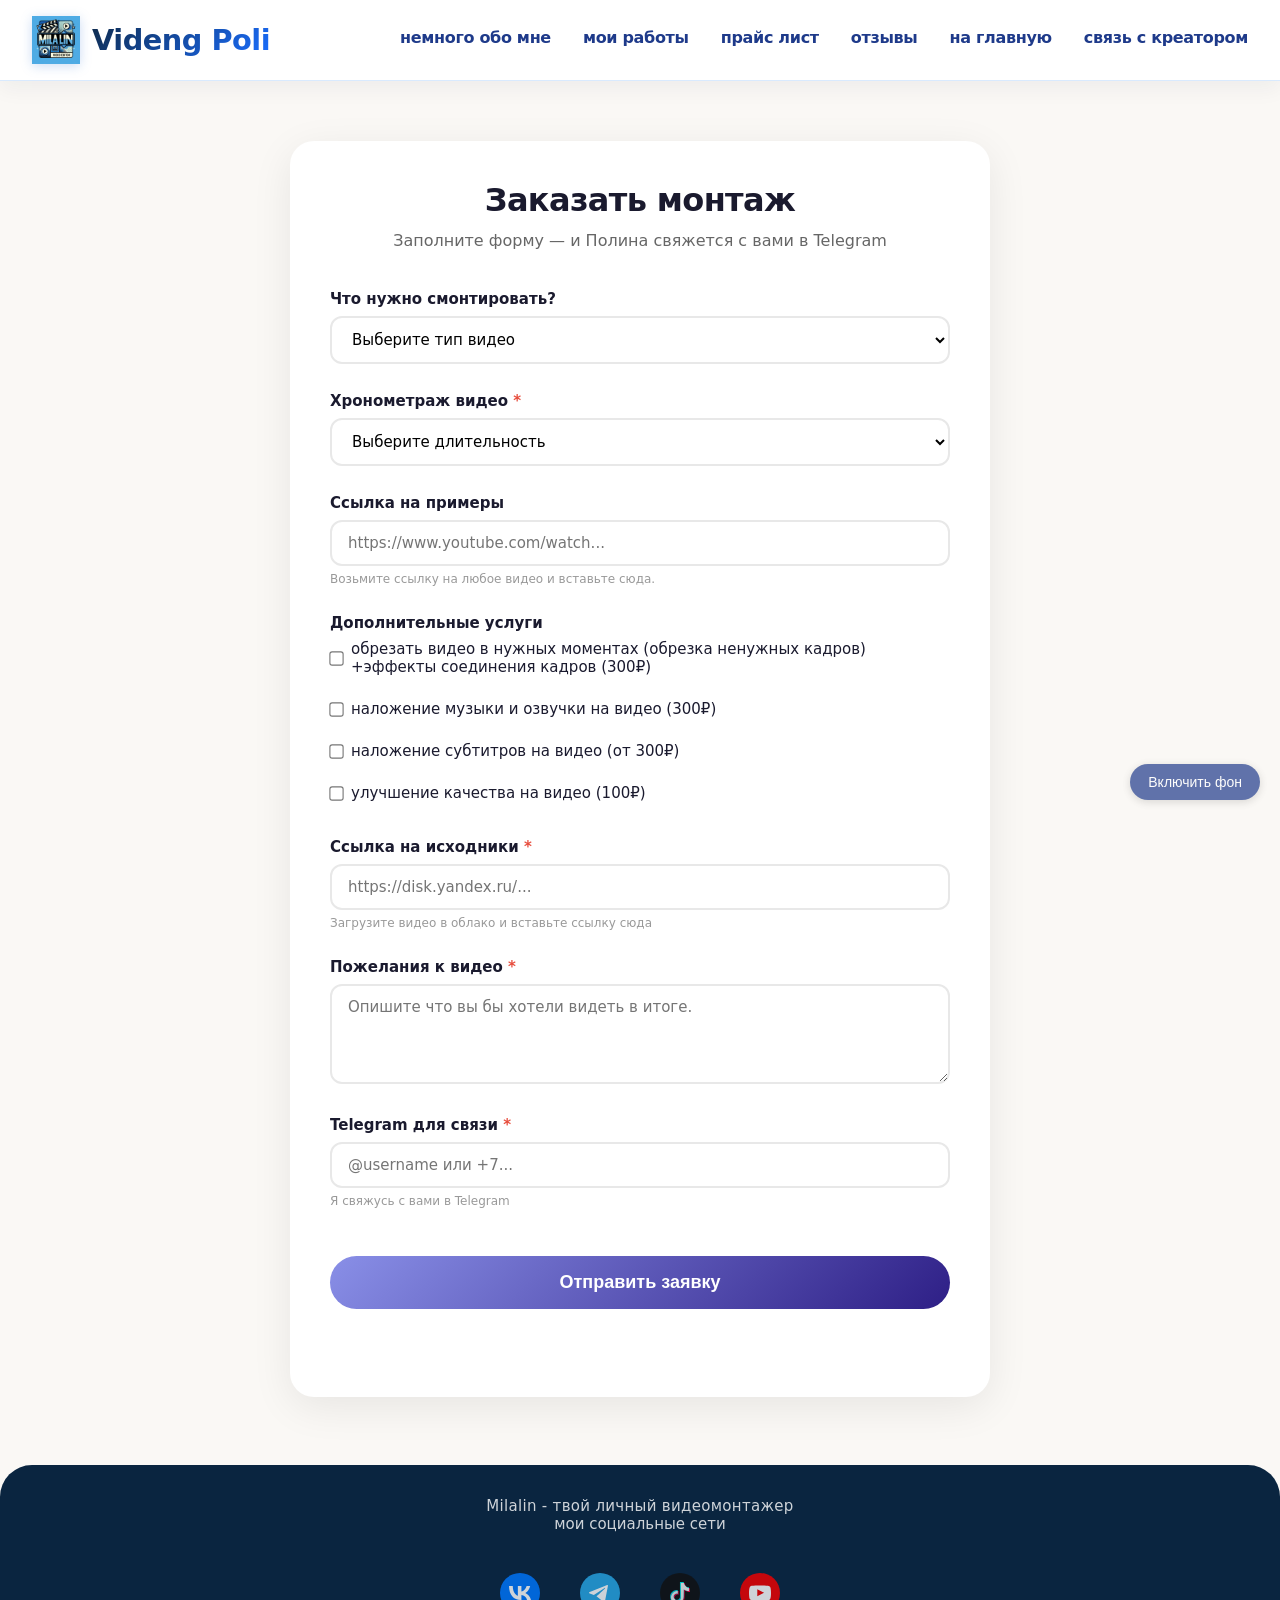
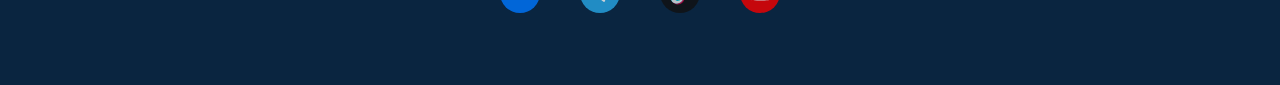
<file: order.html>
<!DOCTYPE html>
<html lang="ru">
<head>
    <meta charset="UTF-8">
    <meta name="viewport" content="width=device-width, initial-scale=1.0">
    <title>Заказать монтаж</title>
    <link rel="stylesheet" href="css/style.css">
</head>
<body class="page-order">
    <header>
        <div class="mainHead">
            <div class="logo">
                 <div class="logoImg">
                    <a href="index.html"><img src="css/img/лого.png" alt="Milalin logo"></a>
                </div>
                <div class="logoTxt">
                    <a href="index.html"><h1>Videng Poli</h1></a>
                </div>
            </div>  
            <div class="nav">
                <a href="index.html"><div class="abMe">
                    <h3>немного обо мне</h3>
                    <ul>
                        <li>обо мне</li>
                        <li>ведение соц. сетей</li>
                        <li>монтаж рилсов</li>
                        <li>монтаж длинных видео</li>
                    </ul>
                </div></a>
                <a href="index.html"><div class="myWorks">
                    <h3>мои работы</h3>
                </div></a>
                <a href="index.html"><div class="price">
                    <h3>прайс лист</h3>
                    <ul>
                        <li>длинные видео</li>
                        <li>короткие видео</li>
                        <li>наложение субтитров и обрезка</li>
                        <li>тарифы</li>
                    </ul>
                </div></a>
                <a href="index.html"><div class="review">
                    <h3>отзывы</h3>
                </div></a>
                <a href="index.html"><div class="order">
                    <h3>на главную</h3>
                </div></a>
                <div class="myCocial">
                    <h3>связь с креатором</h3>
                </div>
            </div>
        </div>
    </header>

    <main class="mainBody order-page">
        <div class="order-container">
            <h1 class="order-title">Заказать монтаж</h1>
            <p class="order-subtitle">Заполните форму — и Полина свяжется с вами в Telegram</p>

            <form id="orderForm" class="order-form" action="https://formsubmit.co/videng_poli@mail.ru" method="POST">

                <input type="hidden" name="_subject" value="Новая заявка на монтаж!">
                <input type="hidden" name="_captcha" value="false">
                <input type="hidden" name="_template" value="table">
                <input type="hidden" name="_next" value="https://paozka.github.io/milalin/order.html">

                <div class="form-group">
                    <label>Что нужно смонтировать? <span class="required"></span></label>
                    <select name="Тип услуги" id="serviceType" required>
                        <option value="">Выберите тип видео</option>
                        <option value="Reels / Shorts / TikTok">Reels / Shorts / TikTok (от 400₽)</option>
                        <option value="YouTube видео / влог">YouTube видео / влог (от 900₽)</option>
                        <option value="Корпоративный ролик">Корпоративный ролик (от 1000₽)</option>
                        <option value="Индивидуальный ролик">Индивидуальный ролик</option>
                    </select>
                </div>
                <div class="form-group">
                    <label>Хронометраж видео <span class="required">*</span></label>
                    <select name="Хронометраж" id="duration" required>
                        <option value="">Выберите длительность</option>
                        <option value="до 1 минуты">до 1 минуты</option>
                        <option value="1-3 минуты">1-3 минуты</option>
                        <option value="3-10 минут">3-10 минут</option>
                        <option value="больше 10 минут">больше 10 минут</option>
                    </select>
                </div>

                <div class="form-group">
                    <label>Ссылка на примеры </label>
                    <input type="url" name="Ссылка на файлы" id="fileLink" placeholder="https://www.youtube.com/watch...">
                    <small>Возьмите ссылку на любое видео и вставьте сюда.</small>
                </div>

                <div class="form-group">
                    <label>Дополнительные услуги</label>
                    <div class="checkbox-group">
                        <label><input type="checkbox" name="Доп услуги[]" value="обрезка (300₽)">  обрезать видео в нужных моментах (обрезка ненужных кадров) +эффекты соединения кадров (300₽)</label>
                        <label><input type="checkbox" name="Доп услуги[]" value="наложение музыки (300₽)"> наложение музыки и озвучки на видео (300₽)</label>
                        <label><input type="checkbox" name="Доп услуги[]" value="наложение субтитров (300₽)"> наложение субтитров на видео (от 300₽)</label>
                        <label><input type="checkbox" name="Доп услуги[]" value="улучшение качества (100₽)"> улучшение качества на видео (100₽)</label>
                    </div>
                </div>

                <div class="form-group">
                    <label>Ссылка на исходники <span class="required">*</span></label>
                    <input type="url" name="Ссылка на файлы" id="fileLink" placeholder="https://disk.yandex.ru/..." required>
                    <small>Загрузите видео в облако и вставьте ссылку сюда</small>
                </div>

                <div class="form-group">
                    <label>Пожелания к видео <span class="required">*</span></label>
                    <textarea name="Комментарий" id="comment" rows="4" placeholder="Опишите что вы бы хотели видеть в итоге." required></textarea>
                </div>

                <div class="form-group">
                    <label>Telegram для связи <span class="required">*</span></label>
                    <input type="text" name="Telegram клиента" id="contact" placeholder="@username или +7..." required>
                    <small>Я свяжусь с вами в Telegram</small>
                </div>

                <button type="submit" class="submit-btn">Отправить заявку</button>
            </form>

            <div id="formStatus" class="form-status"></div>
        </div>
    </main>

    <footer>
        <div class="mainFooter">
            <div class="footerImgs">
                <p>мои социальные сети</p>
                <div class="links">
                    <a href="https://vk.ru/videng_poli"><img src="css/img/вк.svg" alt=""></a>
                    <a href="https://t.me/videng_Poli"><img src="css/img/телеграм.svg" alt=""></a>
                    <a href="https://www.tiktok.com/@linochka.mi?_t=ZS-8zkeqU28EJF&_r=1"><img src="css/img/тик ток.svg" alt=""></a>
                    <a href="https://www.youtube.com/@linochka_mi"><img src="css/img/ютуб.svg" alt=""></a>
                </div>
            </div>
        </div>
    </footer>

    <div class="scroll-top" id="scrollTopBtn">↑</div>
    <button id="musicToggleBtn" class="music-toggle">Включить фон</button> 
    
    
</body>
<script src="js/order.js"></script>
<script src="js/index.js"></script>
</html>
</file>
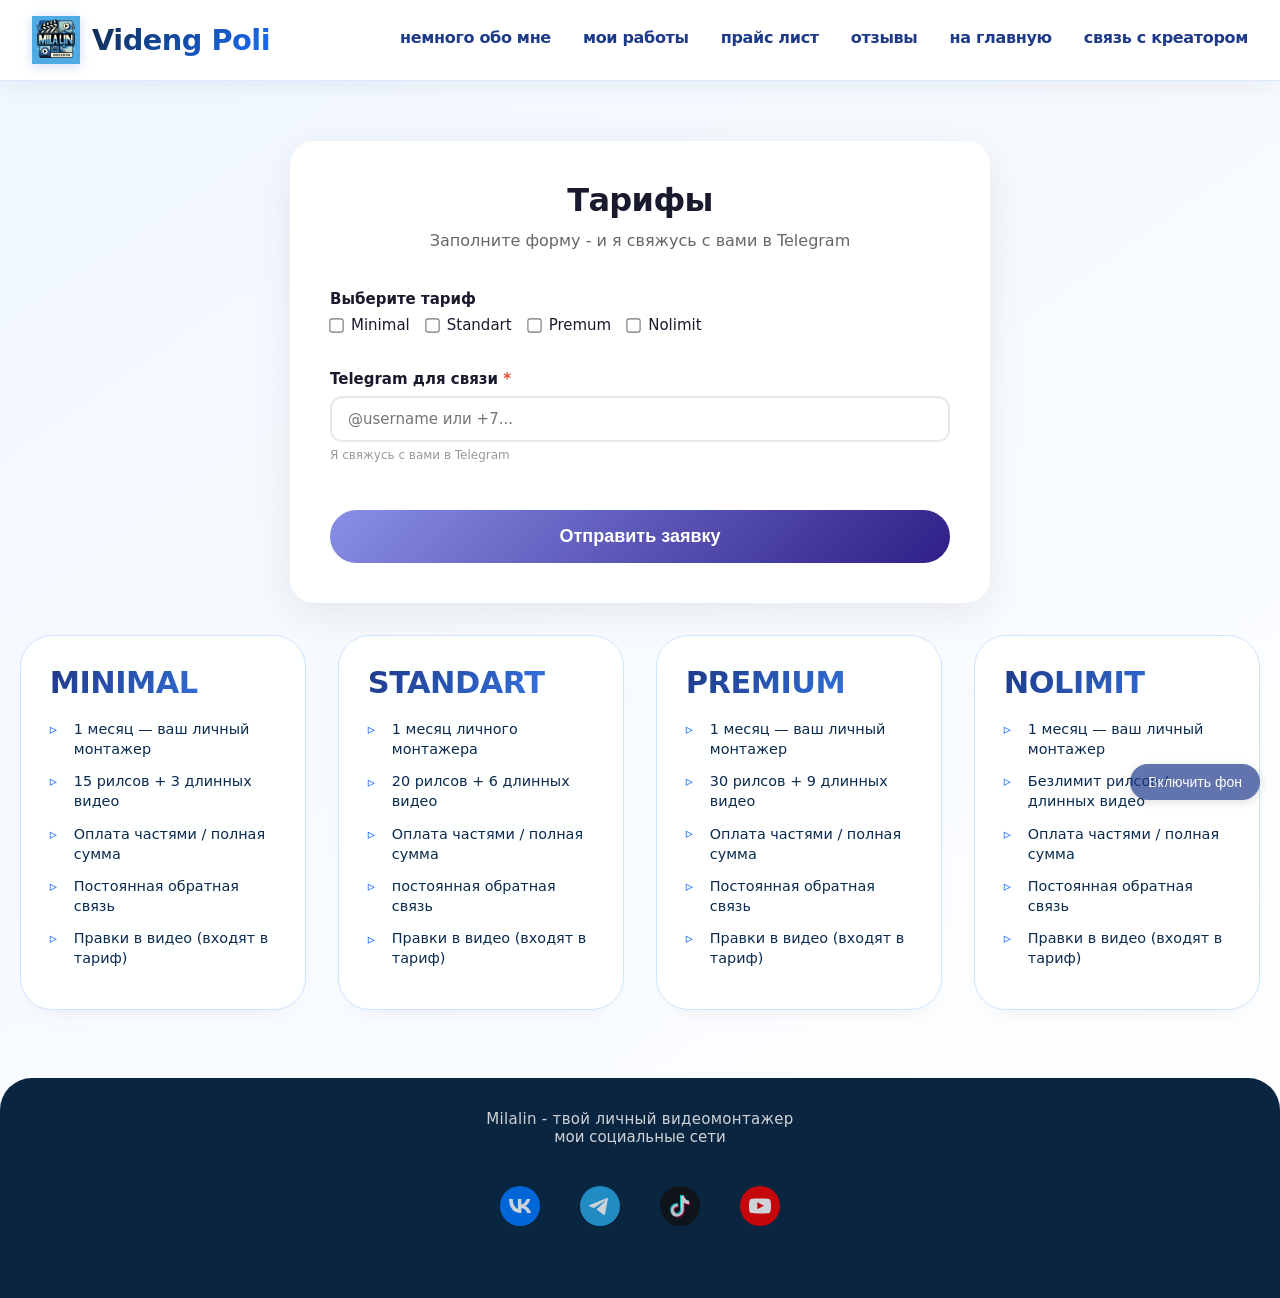
<file: rateOrder.html>
<!DOCTYPE html>
<html lang="ru">
<head>
    <meta charset="UTF-8">
    <meta name="viewport" content="width=device-width, initial-scale=1.0">
    <link rel="stylesheet" href="css/style.css">
    <title>заказ тарифа</title>
</head>
<body>
    <header>
        <div class="mainHead">
            <div class="logo">
                <div class="logoImg">
                    <a href="index.html"><img src="css/img/лого.png" alt="Milalin logo"></a>
                </div>
                <div class="logoTxt">
                    <a href="index.html"><h1>Videng Poli</h1></a>
                </div>
            </div>  
            <div class="nav">
                <a href="index.html"><div class="abMe">
                    <h3>немного обо мне</h3>
                    <ul>
                        <li>обо мне</li>
                        <li>ведение соц. сетей</li>
                        <li>монтаж рилсов</li>
                        <li>монтаж длинных видео</li>
                    </ul>
                </div></a>
                <a href="index.html"><div class="myWorks">
                    <h3>мои работы</h3>
                </div></a>
                <a href="index.html"><div class="price">
                    <h3>прайс лист</h3>
                    <ul>
                        <li>длинные видео</li>
                        <li>короткие видео</li>
                        <li>наложение субтитров и обрезка</li>
                        <li>тарифы</li>
                    </ul>
                </div></a>
                <a href="index.html"><div class="review">
                    <h3>отзывы</h3>
                </div></a>
                <a href="index.html"><div class="order">
                    <h3>на главную</h3>
                </div></a>
                <div class="myCocial">
                    <h3>связь с креатором</h3>
                </div>
            </div>
        </div>
    </header>
    <main class="mainBody order-page">
        <div class="order-container">
            <h1 class="order-title">Тарифы</h1>
            <p class="order-subtitle">Заполните форму - и я свяжусь с вами в Telegram</p>
            <form id="orderForm" class="order-form" action="https://formsubmit.co/videng_poli@mail.ru" method="POST">
                <div class="form-group">
                    <label>Выберите тариф</label>
                    <div class="checkbox-group">
                        <label><input type="checkbox" name="Доп услуги[]" value="обрезка (300₽)">Minimal</label>
                        <label><input type="checkbox" name="Доп услуги[]" value="наложение музыки (300₽)">Standart</label>
                        <label><input type="checkbox" name="Доп услуги[]" value="наложение субтитров (300₽)">Premum</label>
                        <label><input type="checkbox" name="Доп услуги[]" value="улучшение качества (100₽)">Nolimit</label>
                    </div>
                </div>
                <div class="form-group">
                    <label>Telegram для связи <span class="required">*</span></label>
                    <input type="text" name="Telegram клиента" id="contact" placeholder="@username или +7..." required>
                    <small>Я свяжусь с вами в Telegram</small>
                </div>
                <button type="submit" class="submit-btn">Отправить заявку</button>
            </form>
        </div>
        <div class="rate">
                    <div class="minimalAll">
                        <h2>minimal</h2>
                        <ul class="minimal">
                            <li>1 месяц — ваш личный монтажер</li>
                            <li>15 рилсов + 3 длинных видео</li>
                            <li>Оплата частями / полная сумма</li>
                            <li>Постоянная обратная связь</li>
                            <li>Правки в видео (входят в тариф)</li>
                        </ul>
                    </div>
                
                <div class="standartAll">
                    <h2>standart</h2>
                    <ul class="standart">
                        <li>1 месяц личного монтажера</li>
                        <li>20 рилсов + 6 длинных видео</li>
                        <li>Оплата частями / полная сумма</li>
                        <li>постоянная обратная связь</li>
                        <li>Правки в видео (входят в тариф)</li>
                    </ul>
                </div>
                <div class="premiumlAll">
                    <h2>premium</h2>
                    <ul class="premium">
                        <li>1 месяц — ваш личный монтажер</li>
                        <li>30 рилсов + 9 длинных видео</li>
                        <li>Оплата частями / полная сумма</li>
                        <li>Постоянная обратная связь</li>
                        <li>Правки в видео (входят в тариф)</li>
                    </ul>
                </div>
                <div class="nolimitlAll">
                    <h2>nolimit</h2>
                    <ul class="nolimit">
                        <li>1 месяц — ваш личный монтажер</li>
                        <li>Безлимит рилсов / длинных видео</li>
                        <li>Оплата частями / полная сумма</li>
                        <li>Постоянная обратная связь</li>
                        <li>Правки в видео (входят в тариф)</li>
                    </ul>
                </div>
            </div>
    </main>
    <footer>
        <div class="mainFooter">
            <div class="footerImgs">
                <p>мои социальные сети</p>
                <div class="links">
                    <a href="https://vk.ru/videng_poli"><img src="css/img/вк.svg" alt=""></a>
                    <a href="https://t.me/videng_Poli"><img src="css/img/телеграм.svg" alt=""></a>
                    <a href="https://www.tiktok.com/@linochka.mi?_t=ZS-8zkeqU28EJF&_r=1"><img src="css/img/тик ток.svg" alt=""></a>
                    <a href="https://www.youtube.com/@linochka_mi"><img src="css/img/ютуб.svg" alt=""></a>
                </div>
            </div>
        </div>
    </footer>

    <div class="scroll-top" id="scrollTopBtn">↑</div>
    <button id="musicToggleBtn" class="music-toggle">Включить фон</button>
    
</body>
    <script src="js/index.js"></script>
    <script src="js/order.js"></script>
</html>
</file>
<file: css/style.css>
* {
    margin: 0px;
    padding: 0px;
    box-sizing: border-box;
}
body {
    font-family: 'Inter', system-ui, -apple-system, 'Segoe UI', Roboto, 'Helvetica Neue', sans-serif;
    background: linear-gradient(145deg, #f0f7ff 0%, #ffffff 100%);
    color: #0a2b4e;
    scroll-behavior: smooth;
}

h1, h2, h3, h4 {
    font-weight: 600;
    letter-spacing: -0.02em;
}

ul, li {
    list-style: none;
}

img {
    max-width: 100%;
    display: block;
}

a {
    text-decoration: none;
    color: inherit;
}

header {
    background: rgba(255, 255, 255, 0.96);
    backdrop-filter: blur(10px);
    box-shadow: 0px 8px 20px rgba(0, 30, 60, 0.05);
    position: sticky;
    top: 0px;
    z-index: 100;
    border-bottom: 1px solid rgba(0, 112, 243, 0.15);
}

.mainHead {
    max-width: 1400px;
    margin: 0px auto;
    padding: 16px 32px;
    display: flex;
    align-items: center;
    justify-content: space-between;
    flex-wrap: wrap;
    gap: 24px;
}

.logo {
    display: flex;
    align-items: center;
    gap: 12px;
}

.logoImg img {
    width: 48px;
    height: 48px;
    object-fit: contain;
    filter: drop-shadow(0px 2px 6px rgba(0, 80, 200, 0.2));
}

.logoTxt h1 {
    font-size: 28.8px;
    background: linear-gradient(135deg, #0f2b4d, #1a6eff);
    background-clip: text;
    -webkit-background-clip: text;
    color: transparent;
    letter-spacing: -0.5px;
}

.nav {
    display: flex;
    flex-wrap: wrap;
    gap: 32px;
    align-items: baseline;
}

.nav > div {
    cursor: pointer;
    transition: all 0.2s;
    position: relative;
}

.nav h3 {
    font-size: 16px;
    font-weight: 600;
    color: #1e3a8a;
    border-bottom: 2px solid transparent;
    transition: 0.2s;
    padding-bottom: 4px;
}

.nav h3:hover {
    border-bottom-color: #1a6eff;
    color: #0f52ba;
}

.nav ul {
    position: absolute;
    top: 130%;
    left: 0px;
    background: white;
    min-width: 200px;
    border-radius: 20px;
    box-shadow: 0px 20px 35px -12px rgba(0, 0, 0, 0.1);
    padding: 12.8px 0px;
    opacity: 0;
    visibility: hidden;
    transform: translateY(-8px);
    transition: 0.2s ease;
    z-index: 50;
    border: 1px solid rgba(0, 112, 243, 0.2);
    backdrop-filter: blur(4px);
}

.nav > div:hover ul {
    opacity: 1;
    visibility: visible;
    transform: translateY(0px);
}

.nav ul li {
    padding: 8px 19.2px;
    font-size: 14.4px;
    color: #1e293b;
    transition: 0.1s;
}

.nav ul li:hover {
    background: #eef4ff;
    color: #1a6eff;
    font-weight: 500;
}

.mainBody {
    max-width: 1400px;
    margin: 0px auto;
    padding: 32px 32px 48px;
}

.abMeInf {
    display: grid;
    grid-template-columns: repeat(auto-fit, minmax(280px, 1fr));
    gap: 32px;
    margin-bottom: 80px;
}

.abMeInf > div {
    background: rgba(255, 255, 255, 0.85);
    backdrop-filter: blur(2px);
    border-radius: 32px;
    padding: 28.8px;
    box-shadow: 0px 15px 35px -12px rgba(0, 50, 100, 0.08);
    transition: all 0.3s;
    border: 1px solid rgba(26, 110, 255, 0.2);
}

.abMeInf > div:hover {
    transform: translateY(-6px);
    border-color: rgba(26, 110, 255, 0.5);
    box-shadow: 0px 25px 40px -14px rgba(26, 110, 255, 0.2);
}

.abMeh2 h2 {
    font-size: 27.2px;
    background: linear-gradient(120deg, #0a2b4e, #2b6ef0);
    background-clip: text;
    -webkit-background-clip: text;
    color: transparent;
    margin-bottom: 16px;
    border-left: 5px solid #1a6eff;
    padding-left: 16px;
}

.content p {
    line-height: 1.5;
    color: #1e2f44;
    font-weight: 400;
}

.myWorksInf {
    background-color: #eef2ff;
    border-radius: 40px;
    padding: 40px 32px;
    margin: 48px 0px;
}

.portfolio-header {
    text-align: center;
    margin-bottom: 40px;
}

.portfolio-main-title {
    font-size: 36px;
    font-weight: 700;
    background: linear-gradient(135deg, #1e3a8a, #3b82f6);
    background-clip: text;
    -webkit-background-clip: text;
    color: transparent;
    margin-bottom: 8px;
}

.portfolio-subtitle {
    font-size: 18px;
    color: #4b5563;
    letter-spacing: 1px;
}

.video-carousel {
    position: relative;
    display: flex;
    align-items: center;
    justify-content: center;
    gap: 16px;
}

.carousel-container {
    flex: 1;
    overflow: hidden;
    border-radius: 28px;
    box-shadow: 0 20px 35px -10px rgba(0, 0, 0, 0.15);
    background: #0a0a0a;
}

.carousel-track {
    display: flex;
    transition: transform 0.4s ease-in-out;
}

.carousel-slide {
    flex: 0 0 100%;
    min-width: 0;
}

.carousel-slide video {
    width: 100%;
    max-height: 500px;
    object-fit: contain;
    background: #000;
    display: block;
}

.slide-caption {
    text-align: center;
    padding: 16px;
    background: linear-gradient(to top, rgba(0,0,0,0.7), transparent);
    color: white;
    font-size: 14px;
    font-weight: 500;
    margin-top: -48px;
    position: relative;
    z-index: 2;
    pointer-events: none;
}

.carousel-btn {
    width: 48px;
    height: 48px;
    border-radius: 60px;
    background: white;
    border: none;
    font-size: 28px;
    font-weight: bold;
    cursor: pointer;
    color: #1e3a8a;
    transition: all 0.2s ease;
    box-shadow: 0 4px 12px rgba(0, 0, 0, 0.1);
    display: flex;
    align-items: center;
    justify-content: center;
}

.carousel-btn:hover {
    background: #1e3a8a;
    color: white;
    transform: scale(1.05);
    box-shadow: 0 6px 16px rgba(30, 58, 138, 0.3);
}

/* Точки (индикаторы) */
.carousel-dots {
    display: flex;
    justify-content: center;
    gap: 12px;
    margin-top: 28px;
}

.dot {
    width: 10px;
    height: 10px;
    border-radius: 50%;
    background: #cbd5e1;
    cursor: pointer;
    transition: all 0.2s ease;
}

.dot.active {
    width: 28px;
    border-radius: 10px;
    background: #1e3a8a;
}

.dot:hover {
    background: #3b82f6;
}

@media (max-width: 768px) {
    .carousel-btn {
        width: 36px;
        height: 36px;
        font-size: 22px;
    }
    
    .carousel-slide video {
        max-height: 350px;
    }
    
    .slide-caption {
        font-size: 11px;
        padding: 10px;
        margin-top: -36px;
    }
    
    .myWorksInf {
        padding: 24px 16px;
    }
    
    .portfolio-main-title {
        font-size: 28px;
    }
}

@media (max-width: 480px) {
    .carousel-btn {
        width: 30px;
        height: 30px;
        font-size: 18px;
    }
    
    .carousel-slide video {
        max-height: 250px;
    }
}

.priceInf {
    display: flex;
    flex-direction: column;
    gap: 40px;
    margin: 64px 0px;
}

.priceLong ul, .priceShort ul, .priceProcessing ul {
    display: flex;
    flex-wrap: wrap;
    gap: 16px;
    justify-content: flex-start;
}

.priceLong li, .priceShort li, .priceProcessing li {
    background: white;
    border-radius: 60px;
    padding: 11.2px 22.4px;
    font-weight: 500;
    box-shadow: 0px 3px 10px rgba(0, 0, 0, 0.02);
    border: 1px solid #d9e9ff;
    color: #0f2b4d;
    transition: 0.2s;
}

.priceLong li:hover, .priceShort li:hover, .priceProcessing li:hover {
    background: #eef4ff;
    border-color: #1a6eff;
    transform: scale(1.02);
}

.rate {
    display: grid;
    grid-template-columns: repeat(auto-fit, minmax(260px, 1fr));
    gap: 32px;
    margin-top: 32px;
}

.rate > div {
    background: #ffffffdd;
    backdrop-filter: blur(4px);
    border-radius: 32px;
    padding: 28.8px;
    transition: all 0.25s;
    border: 1px solid #cde3ff;
    box-shadow: 0px 12px 24px -16px rgba(0, 0, 0, 0.1);
}

.rate > div:hover {
    transform: scale(1.02);
    border-color: #2b6ef0;
    background: white;
}

.rate h2 {
    font-size: 30.4px;
    text-transform: uppercase;
    background: linear-gradient(125deg, #1e3a8a, #3b82f6);
    background-clip: text;
    -webkit-background-clip: text;
    color: transparent;
    margin-bottom: 19.2px;
    letter-spacing: -0.5px;
}

.rate ul li {
    margin-bottom: 12px;
    font-size: 14.4px;
    padding-left: 24px;
    position: relative;
    line-height: 1.4;
}

.rate ul li::before {
    content: "▹";
    position: absolute;
    left: 0px;
    color: #1a6eff;
    font-weight: bold;
}

.reviewInf {
    background: #f8fcff;
    border-radius: 32px;
    padding: 32px;
    text-align: center;
    margin-top: 48px;
    border: 1px dashed #3b82f6;
}

.reviewInf h3 {
    font-size: 28.8px;
    color: #0f2b4d;
}

.mainFooter {
    background: #0a2540;
    margin-top: 48px;
    padding: 32px;
    border-radius: 32px 32px 0px 0px;
    text-align: center;
    color: white;
}

.footerImgs {
    font-size: 15px;
    opacity: 0.8;
}

.links{
    padding: 20px;
    display: flex;
    justify-content: center ;
    
}
.links a {
    margin: 20px;
}

.footerImgs::before {
    content: "Milalin - твой личный видеомонтажер";
    letter-spacing: 0.3px;
}

#reviewSlider {
    margin-top: 16px;
    font-style: italic;
    background: #ffffffaa;
    border-radius: 28px;
    padding: 16px;
}

#nextReviewBtn {
    background: #1a6eff;
    border: none;
    color: white;
    padding: 8px 22.4px;
    border-radius: 40px;
    margin-top: 16px;
    cursor: pointer;
    font-weight: 600;
    transition: 0.2s;
}

#nextReviewBtn:hover {
    background: #0f52ba;
    transform: scale(1.02);
}

.mainFooter {
    margin-top: 8px;
    font-size: 12.8px;
}

@media (max-width: 780px) {
    .mainHead {
        flex-direction: column;
        align-items: center;
    }
    .nav {
        justify-content: center;
        gap: 16px;
    }
    .abMeInf {
        grid-template-columns: 1fr;
    }
    .rate {
        grid-template-columns: 1fr;
    }
}

.scroll-top {
    position: fixed;
    bottom: 32px;
    right: 32px;
    background: #1a6eff;
    color: white;
    width: 48px;
    height: 48px;
    border-radius: 60px;
    display: flex;
    align-items: center;
    justify-content: center;
    cursor: pointer;
    box-shadow: 0px 8px 20px rgba(26, 110, 255, 0.3);
    transition: 0.2s;
    opacity: 0;
    visibility: hidden;
    z-index: 99;
    border: none;
    font-size: 22.4px;
}

.scroll-top.show {
    opacity: 1;
    visibility: visible;
}

.scroll-top:hover {
    background: #0f52ba;
    transform: translateY(-3px);
}

.myCocial h3 {
    cursor: pointer;
}


.reviewsGallery {
    position: relative;
    max-width: 500px;
    margin: 24px auto 0px;
    min-height: 400px;
}

.reviewCard {
    display: none;
    animation: fadeIn 0.3s ease;
}

.reviewCard.active {
    display: block;
}

.reviewCard img {
    width: 100%;
    max-width: 450px;
    margin: 0px auto;
    border-radius: 24px;
    box-shadow: 0px 12px 28px rgba(0, 0, 0, 0.12);
    background: white;
    object-fit: contain;
}

.reviewAuthor {
    text-align: center;
    margin-top: 16px;
    font-weight: 500;
    color: #1e3a8a;
    font-size: 14px;
}

.galleryControls {
    display: flex;
    align-items: center;
    justify-content: center;
    gap: 24px;
    margin-top: 24px;
    flex-wrap: wrap;
}

.galleryBtn {
    background: #1a6eff;
    border: none;
    color: white;
    padding: 10px 24px;
    border-radius: 40px;
    cursor: pointer;
    font-weight: 600;
    transition: 0.2s;
    font-size: 14px;
}

.galleryBtn:hover {
    background: #0f52ba;
    transform: scale(1.02);
}

.galleryDots {
    display: flex;
    gap: 12px;
}

.dot {
    width: 10px;
    height: 10px;
    border-radius: 50%;
    background: #cbd5e1;
    cursor: pointer;
    transition: 0.2s;
}

.dot.active {
    background: #1a6eff;
    width: 24px;
    border-radius: 10px;
}

.dot:hover {
    background: #3b82f6;
}

@keyframes fadeIn {
    from {
        opacity: 0;
        transform: translateX(20px);
    }
    to {
        opacity: 1;
        transform: translateX(0px);
    }
}

@media (max-width: 580px) {
    .reviewCard img {
        max-width: 100%;
    }
    .reviewsGallery {
        max-width: 100%;
    }
}
.page-order {
    background: #faf8f5;
}

.order-page {
    padding: 60px 20px;
}

.order-container {
    max-width: 700px;
    margin: 0 auto;
    background: white;
    border-radius: 24px;
    padding: 40px;
    box-shadow: 0 10px 40px rgba(0,0,0,0.08);
}

.order-title {
    font-size: 32px;
    text-align: center;
    margin-bottom: 12px;
    color: #1a1a2e;
}

.order-subtitle {
    text-align: center;
    color: #666;
    margin-bottom: 40px;
    font-size: 16px;
}

.order-form .form-group {
    margin-bottom: 28px;
}

.order-form label {
    display: block;
    font-weight: 600;
    margin-bottom: 8px;
    color: #1a1a2e;
    font-size: 15px;
}

.order-form .required {
    color: #e74c3c;
}

.order-form select,
.order-form input,
.order-form textarea {
    width: 100%;
    padding: 12px 16px;
    border: 2px solid #e8e8e8;
    border-radius: 12px;
    font-size: 15px;
    transition: all 0.3s ease;
    font-family: inherit;
    background: white;
}

.order-form select:focus,
.order-form input:focus,
.order-form textarea:focus {
    outline: none;
    border-color: #a0badc;
    box-shadow: 0 0 0 3px rgba(161, 160, 220, 0.1);
}

.order-form textarea {
    resize: vertical;
    min-height: 100px;
}

.checkbox-group {
    display: flex;
    flex-wrap: wrap;
    gap: 16px;
    margin-top: 8px;
}

.checkbox-group label {
    display: flex;
    align-items: center;
    gap: 8px;
    font-weight: normal;
    cursor: pointer;
}

.checkbox-group input[type="checkbox"] {
    width: auto;
    transform: scale(1.1);
    cursor: pointer;
}

.order-form small {
    display: block;
    margin-top: 6px;
    font-size: 12px;
    color: #999;
}

.submit-btn {
    width: 100%;
    padding: 16px;
    background: linear-gradient(135deg, #898fe7 0%, #2e1f86 100%);
    color: white;
    border: none;
    border-radius: 40px;
    font-size: 18px;
    font-weight: bold;
    cursor: pointer;
    transition: all 0.3s ease;
    margin-top: 20px;
}

.submit-btn:hover {
    transform: translateY(-2px);
    box-shadow: 0 10px 20px rgba(201,160,220,0.3);
}

.submit-btn:disabled {
    opacity: 0.6;
    transform: none;
}

.form-status {
    margin-top: 20px;
    padding: 14px;
    border-radius: 12px;
    text-align: center;
    font-size: 14px;
}

.form-status.success {
    background: #d4edda;
    color: #155724;
    border: 1px solid #c3e6cb;
}

.form-status.error {
    background: #f8d7da;
    color: #721c24;
    border: 1px solid #f5c6cb;
}

@media (max-width: 768px) {
    .order-container {
        padding: 24px;
        margin: 0 16px;
    }
    
    .order-title {
        font-size: 24px;
    }
    
    .checkbox-group {
        flex-direction: column;
        gap: 8px;
    }
    
    .submit-btn {
        padding: 14px;
        font-size: 16px;
    }
}
.music-toggle {
    position: fixed;
    bottom: 100px;
    right: 20px;
    background: #1e3a8a;
    color: white;
    border: none;
    border-radius: 40px;
    padding: 10px 18px;
    font-size: 14px;
    cursor: pointer;
    z-index: 99;
    box-shadow: 0 2px 10px rgba(0,0,0,0.2);
    opacity: 0.7;
    transition: 0.2s;
}

.music-toggle:hover {
    opacity: 1;
    transform: scale(1.03);
}
</file>
